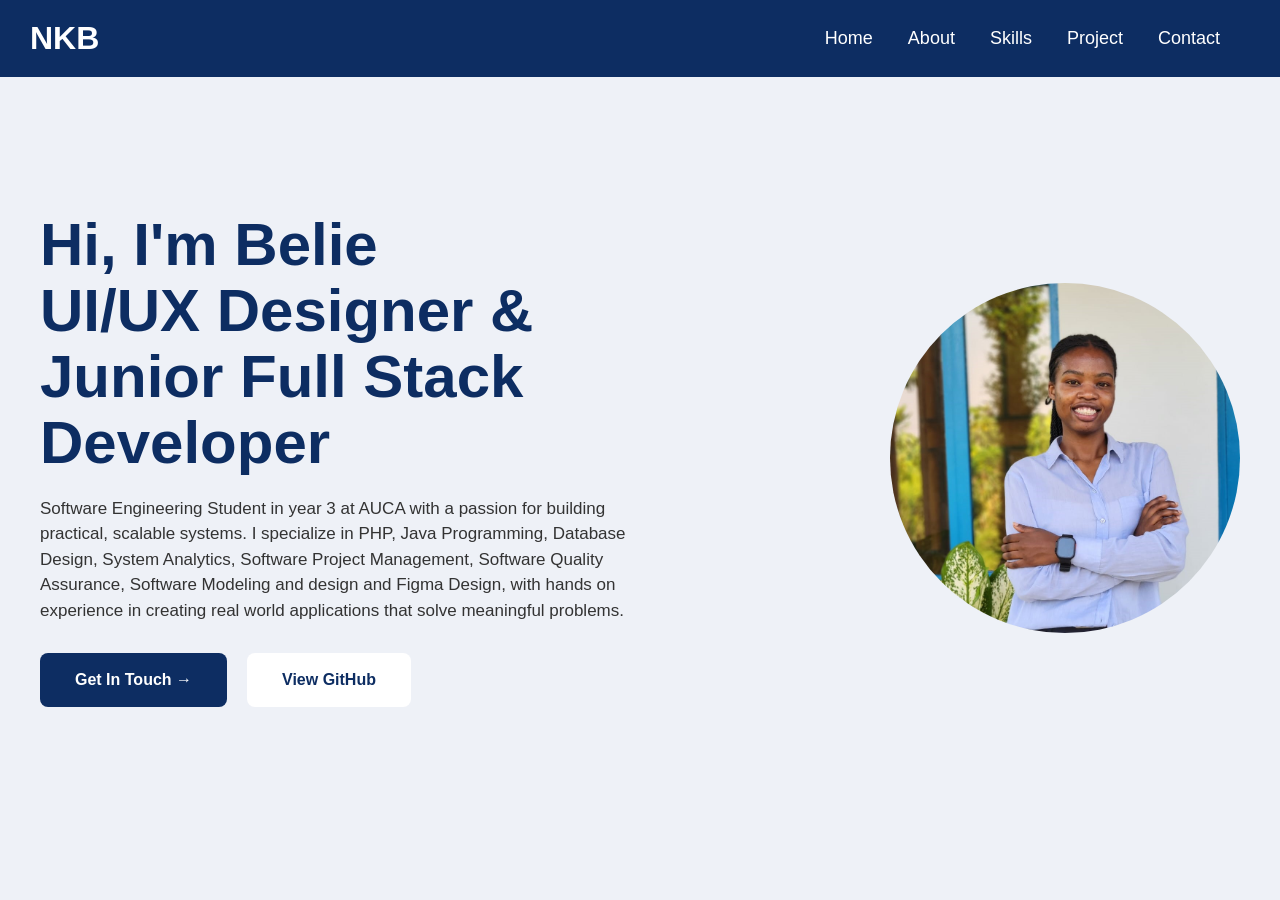
<file: index.html>
<!DOCTYPE html>
<html lang="en">
<head>
    <meta charset="UTF-8">
    <meta name="viewport" content="width=device-width, initial-scale=1.0">
    <title>Belie Portfolio</title>
    <link rel="stylesheet" href="style.css">
</head>
<body>

    <header>
        <nav class="navbar">
            <div class="logo">NKB</div>
            <ul class="nav-links">
                <li><a href="index.html">Home</a></li>
                <li><a href="about.html">About</a></li>
                <li><a href="skills.html">Skills</a></li>
                <li><a href="projects.html">Project</a></li>
                <li><a href="contact.html">Contact</a></li>
            </ul>
        </nav>
    </header>

    <section class="hero">
        <div class="hero-text">
            <h1>Hi, I'm Belie <br> UI/UX Designer & <br> Junior Full Stack <br> Developer</h1>

            <p>
                Software Engineering Student in year 3 at AUCA with a passion for building practical,
                scalable systems. I specialize in PHP, Java Programming, Database Design, System Analytics,
                Software Project Management, Software Quality Assurance, Software Modeling and design and Figma Design,
                with hands on experience in creating real world applications that solve meaningful problems.
            </p>

            <div class="buttons">
                <a href="contact.html" class="btn primary">Get In Touch →</a>
                <a href="https://github.com/NKBelie" class="btn secondary">View GitHub</a>
            </div>
        </div>

        <div class="homehero-image">
            <img src="profile.jpeg" alt="Profile Picture">
        </div>
    </section>

</body>
</html>
</file>
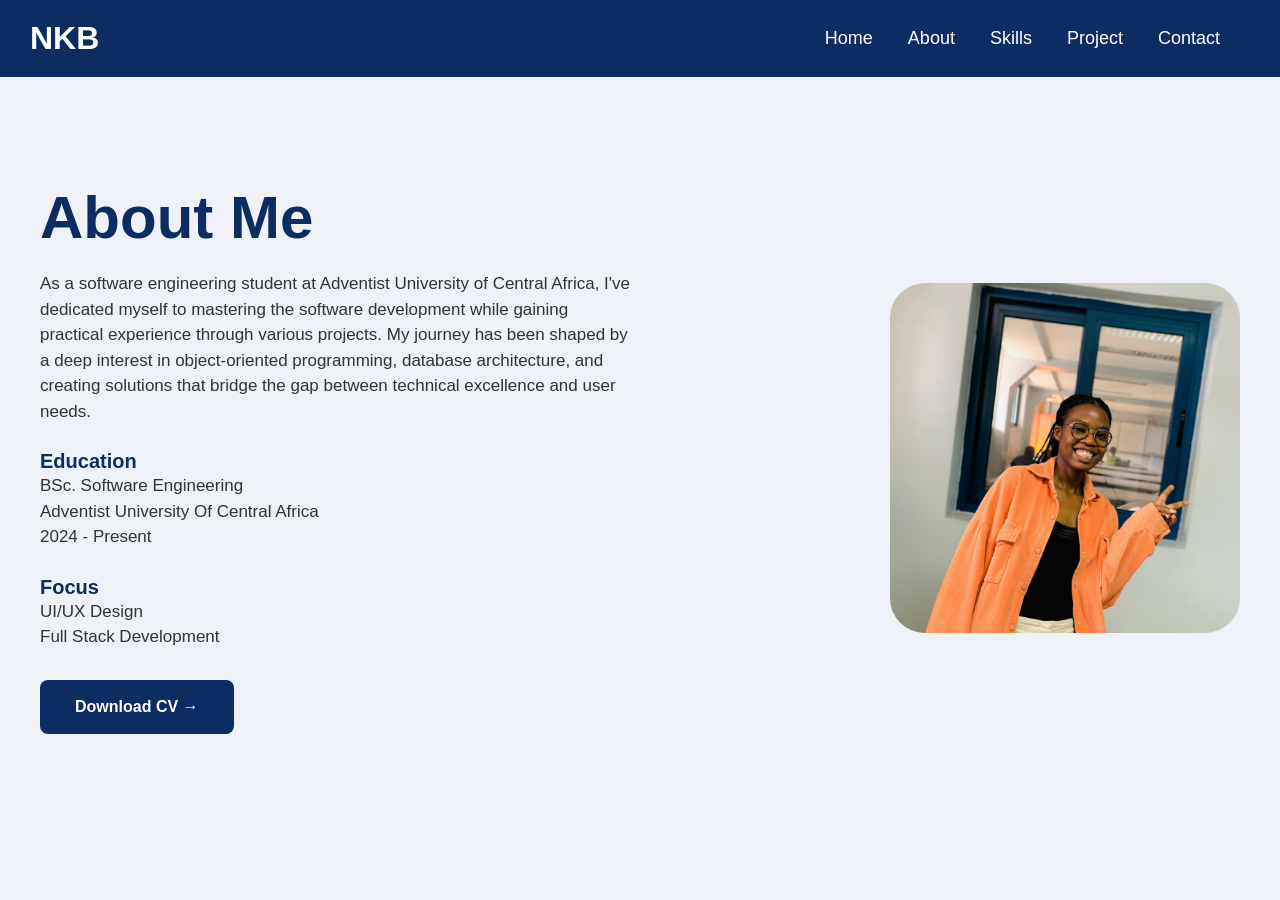
<file: about.html>
<!DOCTYPE html>
<html lang="en">
<head>
    <meta charset="UTF-8">
    <meta name="viewport" content="width=device-width, initial-scale=1.0">
    <title>Belie Portfolio</title>
    <link rel="stylesheet" href="style.css">
</head>
<body>

    <header>
        <nav class="navbar">
            <div class="logo">NKB</div>
            <ul class="nav-links">
                <li><a href="index.html">Home</a></li>
                <li><a href="about.html">About</a></li>
                <li><a href="skills.html">Skills</a></li>
                <li><a href="projects.html">Project</a></li>
                <li><a href="contact.html">Contact</a></li>
            </ul>
        </nav>
    </header>

    <section class="hero">
        <div class="hero-text">
            <h1>About Me</h1>

            <p>
                As a software engineering student at Adventist University of Central Africa,
                I've dedicated myself to mastering the software development while gaining practical
                experience through various projects. My journey has been shaped by a deep interest in
                object-oriented programming, database architecture, and creating solutions that bridge 
                the gap between technical excellence and user needs.
            </p>
            <h3>Education</h3>
            <p>
                BSc. Software Engineering <br>
                Adventist University Of Central Africa <br>
                2024 - Present
            </p>
            <h3>Focus</h3>
            <p>
                UI/UX Design <br>
                Full Stack Development <br>
            </p>
            <div class="buttons">
                <a href="#" class="btn primary">Download CV →</a>
            </div>
        </div>

        <div class="hero-image">
            <img src="about.jpg" alt="About Picture">
        </div>
    </section>

</body>
</html>
</file>
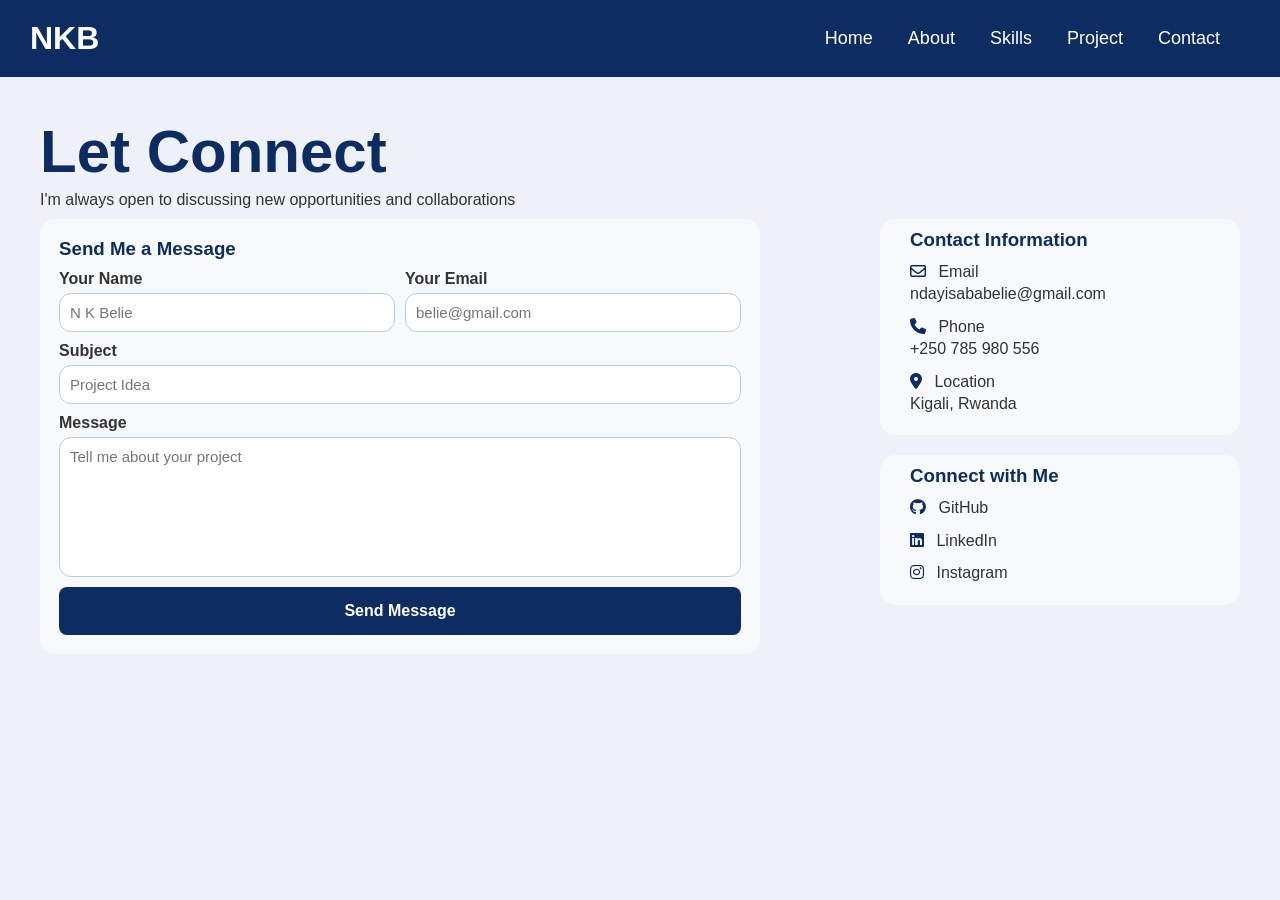
<file: contact.html>
<!DOCTYPE html>
<html lang="en">
<head>
    <meta charset="UTF-8">
    <meta name="viewport" content="width=device-width, initial-scale=1.0">
    <title>Belie Portfolio</title>
    <link rel="stylesheet" href="style.css">
    <link rel="stylesheet" href="https://cdnjs.cloudflare.com/ajax/libs/font-awesome/6.5.0/css/all.min.css">
</head>
<body>

<header>
    <nav class="navbar">
        <div class="logo">NKB</div>
        <ul class="nav-links">
            <li><a href="index.html">Home</a></li>
            <li><a href="about.html">About</a></li>
            <li><a href="skills.html">Skills</a></li>
            <li><a href="projects.html">Project</a></li>
            <li><a href="contact.html">Contact</a></li>
        </ul>
    </nav>
</header>

<section class="contact-section">
    <h1>Let Connect</h1>
    <p>I'm always open to discussing new opportunities and collaborations</p>

    <div class="contact-wrapper">

        <div class="contact-form-box">
            <h3>Send Me a Message</h3>

            <form>
                <div class="input-row">
                    <div class="input-group">
                        <label>Your Name</label>
                        <input type="text" placeholder="N K Belie">
                    </div>

                    <div class="input-group">
                        <label>Your Email</label>
                        <input type="email" placeholder="belie@gmail.com">
                    </div>
                </div>

                <div class="input-group">
                    <label>Subject</label>
                    <input type="text" placeholder="Project Idea">
                </div>

                <div class="input-group">
                    <label>Message</label>
                    <textarea placeholder="Tell me about your project"></textarea>
                </div>

                <button type="submit">Send Message</button>
            </form>
        </div>

        <div class="contact-info-box">
            <div class="info-card">
                <h3>Contact Information</h3>
                <p><i class="fa-regular fa-envelope"></i> Email<br>ndayisababelie@gmail.com</p>
                <p><i class="fa-solid fa-phone"></i> Phone<br>+250 785 980 556</p>
                <p><i class="fa-solid fa-location-dot"></i> Location<br>Kigali, Rwanda</p>
            </div>

            <div class="info-card">
                <h3>Connect with Me</h3>
                <p><i class="fa-brands fa-github"></i> GitHub</p>
                <p><i class="fa-brands fa-linkedin"></i> LinkedIn</p>
                <p><i class="fa-brands fa-instagram"></i> Instagram</p>
            </div>
        </div>

    </div>
</section>

</body>
</html>
</file>
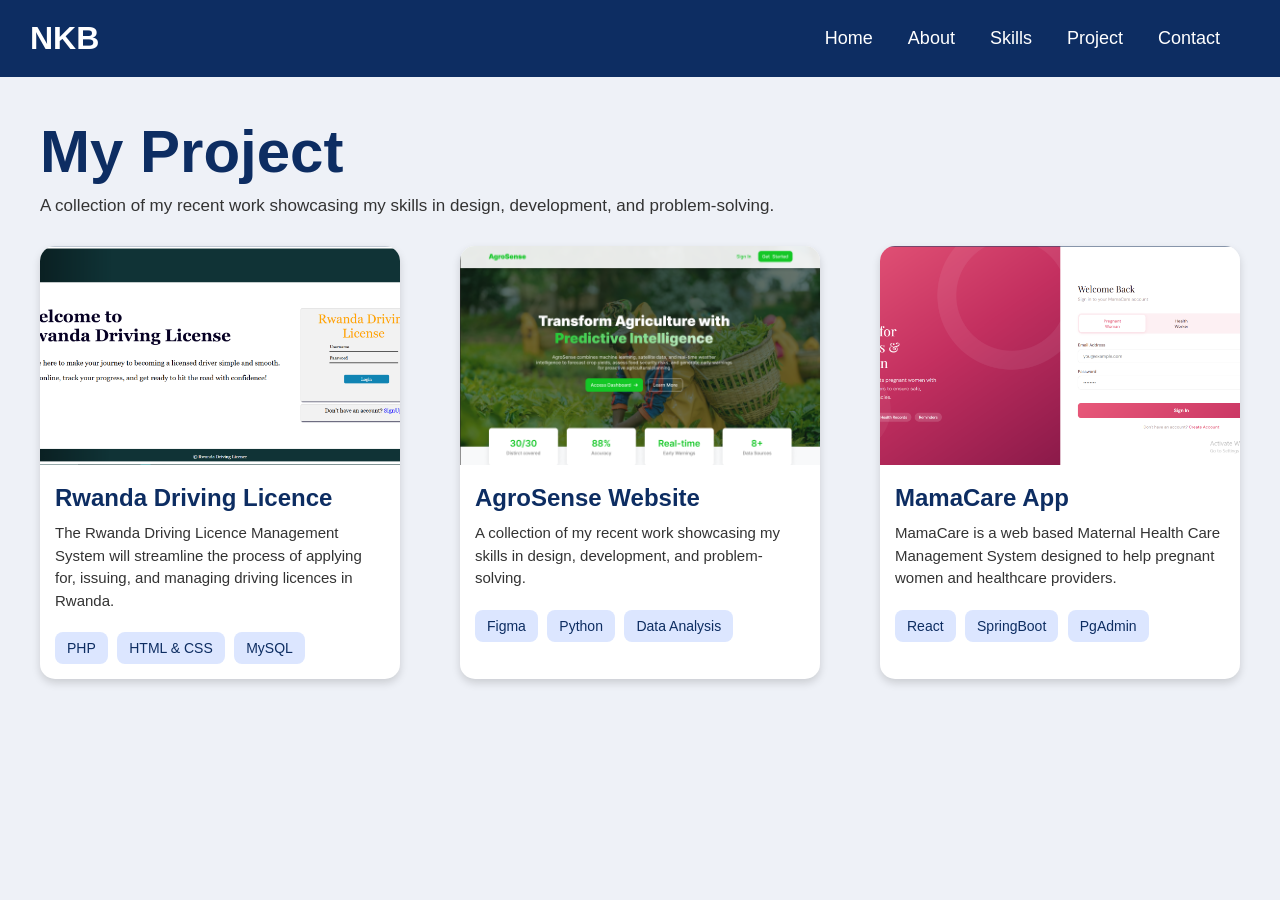
<file: projects.html>
<!DOCTYPE html>
<html lang="en">
<head>
    <meta charset="UTF-8">
    <meta name="viewport" content="width=device-width, initial-scale=1.0">
    <title>Belie Portfolio</title>
    <link rel="stylesheet" href="style.css">
</head>
<body>

<header>
    <nav class="navbar">
        <div class="logo">NKB</div>
        <ul class="nav-links">
            <li><a href="index.html">Home</a></li>
            <li><a href="about.html">About</a></li>
            <li><a href="skills.html">Skills</a></li>
            <li><a href="projects.html">Project</a></li>
            <li><a href="contact.html">Contact</a></li>
        </ul>
    </nav>
</header>

<section class="projects-section">
    <div class="projects-header">
        <h1>My Project</h1>
        <p>
            A collection of my recent work showcasing my skills in design,
            development, and problem-solving.
        </p>
    </div>

    <div class="project-container">

        <div class="project-card">
            <img src="DrivingLicense.PNG" alt="Driving License Project">
            <div class="project-content">
                <h2>Rwanda Driving Licence</h2>
                <p>
                    The Rwanda Driving Licence Management System will streamline
                    the process of applying for, issuing, and managing driving licences in Rwanda.
                </p>
                <div class="tags">
                    <span>PHP</span>
                    <span>HTML & CSS</span>
                    <span>MySQL</span>
                </div>
            </div>
        </div>

        <div class="project-card">
            <img src="AgroSense.png" alt="AgroSense">
            <div class="project-content">
                <h2>AgroSense Website</h2>
                <p>
                    A collection of my recent work showcasing my skills in design,
                    development, and problem-solving.
                </p>
                <div class="tags">
                    <span>Figma</span>
                    <span>Python</span>
                    <span>Data Analysis</span>
                </div>
            </div>
        </div>

        <div class="project-card">
            <img src="MamaCare.png" alt="MamaCare">
            <div class="project-content">
                <h2>MamaCare App</h2>
                <p>
                    MamaCare is a web based Maternal Health Care Management System
                    designed to help pregnant women and healthcare providers.
                </p>
                <div class="tags">
                    <span>React</span>
                    <span>SpringBoot</span>
                    <span>PgAdmin</span>
                </div>
            </div>
        </div>

    </div>
</section>

</body>
</html>
</file>
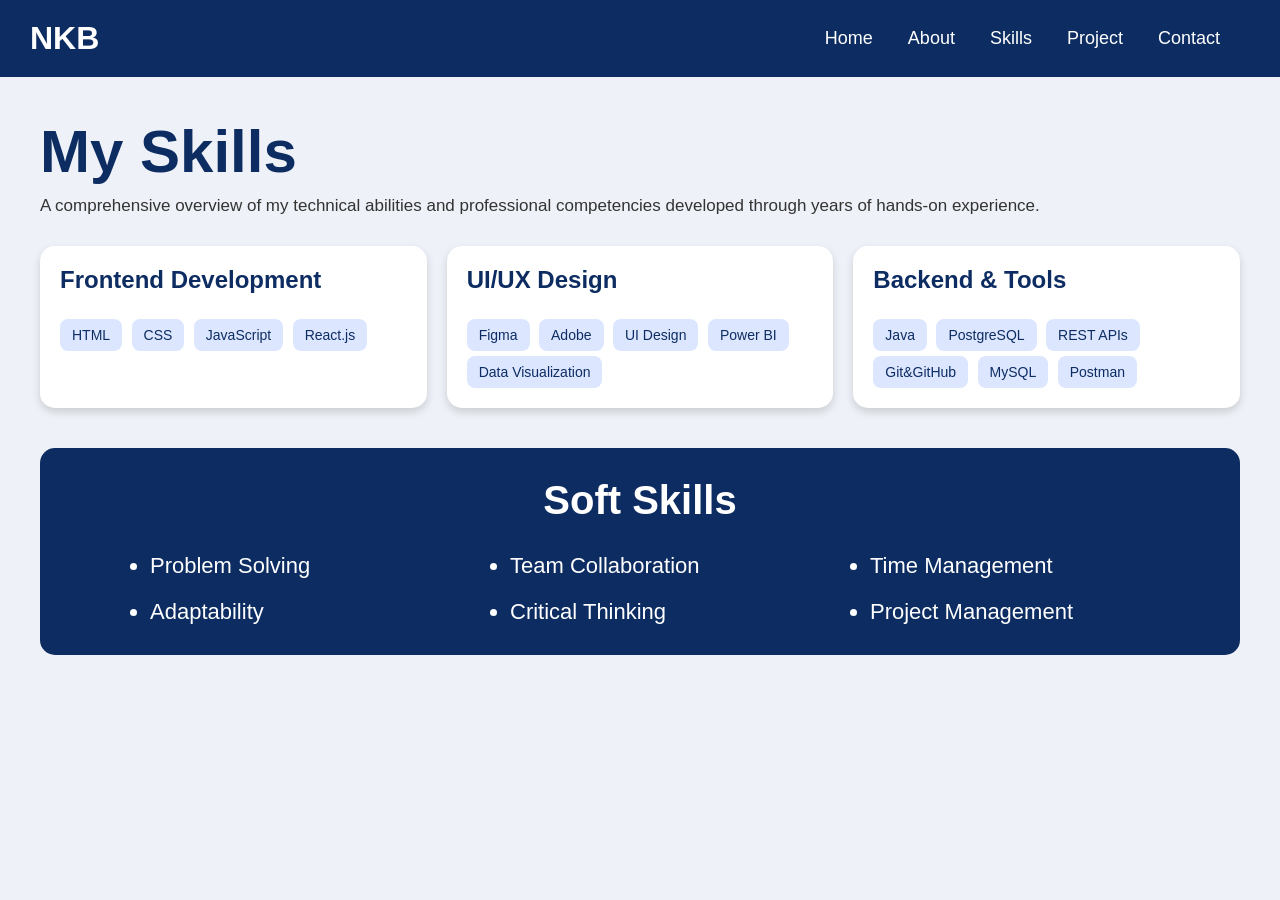
<file: skills.html>
<!DOCTYPE html>
<html lang="en">
<head>
    <meta charset="UTF-8">
    <meta name="viewport" content="width=device-width, initial-scale=1.0">
    <title>Belie Portfolio</title>
    <link rel="stylesheet" href="style.css">
</head>
<body>

<header>
    <nav class="navbar">
        <div class="logo">NKB</div>
        <ul class="nav-links">
            <li><a href="index.html">Home</a></li>
            <li><a href="about.html">About</a></li>
            <li><a href="skills.html">Skills</a></li>
            <li><a href="projects.html">Project</a></li>
            <li><a href="contact.html">Contact</a></li>
        </ul>
    </nav>
</header>

<section class="skills-section">
    <div class="skills-header">
        <h1>My Skills</h1>
        <p>
            A comprehensive overview of my technical abilities and professional
            competencies developed through years of hands-on experience.
        </p>
    </div>

    <div class="skills-container">
        <div class="skill-card">
            <h2>Frontend Development</h2>
            <div class="tags">
                <span>HTML</span>
                <span>CSS</span>
                <span>JavaScript</span>
                <span>React.js</span>
            </div>
        </div>

        <div class="skill-card">
            <h2>UI/UX Design</h2>
            <div class="tags">
                <span>Figma</span>
                <span>Adobe</span>
                <span>UI Design</span>
                <span>Power BI</span>
                <span>Data Visualization</span>
            </div>
        </div>

        <div class="skill-card">
            <h2>Backend & Tools</h2>
            <div class="tags">
                <span>Java</span>
                <span>PostgreSQL</span>
                <span>REST APIs</span>
                <span>Git&GitHub</span>
                <span>MySQL</span>
                <span>Postman</span>
            </div>
        </div>
    </div>

    <div class="soft-skills">
        <h2>Soft Skills</h2>
        <ul>
            <li>Problem Solving</li>
            <li>Team Collaboration</li>
            <li>Time Management</li>
            <li>Adaptability</li>
            <li>Critical Thinking</li>
            <li>Project Management</li>
        </ul>
    </div>
</section>

</body>
</html>
</file>
<file: style.css>
* {
    margin: 0;
    padding: 0;
    box-sizing: border-box;
    font-family: Arial, sans-serif;
}

body {
    background-color: #eef1f7;
    color: #0d2d62;
}


header {
    background-color: #0d2d62;
    padding: 20px 60px 20px 30px;
}

.navbar {
    display: flex;
    justify-content: space-between;
    align-items: center;
}

.logo {
    color: rgb(255, 255, 255);
    font-size: 32px;
    font-weight: bold;
}

.nav-links {
    list-style: none;
    display: flex;
    gap: 35px;
}

.nav-links li a {
    text-decoration: none;
    color: white;
    font-size: 18px;
    font-weight: 500;
}

.nav-links li a:hover {
    color: #dce6ff;
}

.hero {
    display: flex;
    justify-content: space-between;
    align-items: center;
    padding: 40px 40px;
    min-height: 85vh;
}

.hero-text {
    max-width: 55%;
}

.hero-text h1 {
    font-size: 60px;
    line-height: 1.1;
    margin-bottom: 20px;
    font-weight: bold;
}
.hero-text h3 {
    font-size: 20px;
    line-height: 0.7;
    margin-bottom: 5px;
    font-weight: bold;
}
.hero-text p {
    font-size: 17px;
    line-height: 1.5;
    color: #333;
    margin-bottom: 30px;
    max-width: 90%;
}

.buttons {
    display: flex;
    gap: 20px;
}

.btn {
    text-decoration: none;
    padding: 18px 35px;
    border-radius: 8px;
    font-size: 16px;
    font-weight: bold;
}

.primary {
    background-color: #0d2d62;
    color: white;
}

.secondary {
    background-color: white;
    color: #0d2d62;
}

.hero-image img {
    width: 350px;
    height: 350px;
    border-radius: 10%;
    object-fit: cover;
}
.homehero-image img {
    width: 350px;
    height: 350px;
    border-radius: 50%;
    object-fit: cover;
}
.projects-section {
    padding: 40px;
}

.projects-header h1 {
    font-size: 60px;
    margin-bottom: 10px;
}

.projects-header p {
    font-size: 17px;
    color: #333;
    margin-bottom: 30px;
}

.project-container {
    display: flex;
    justify-content: space-between;
    gap: 20px;
    flex-wrap: wrap;
}

.project-card {
    background: white;
    width: 30%;
    border-radius: 15px;
    overflow: hidden;
    box-shadow: 0 4px 8px rgba(0,0,0,0.15);
}
.project-card p{
    color: #333;
}
.project-card img {
    width: 100%;
    height: 219px;
    object-fit: cover;
}

.project-content {
    padding: 15px;
}

.project-content h2 {
    margin-bottom: 10px;
}

.project-content p {
    font-size: 15px;
    line-height: 1.5;
    margin-bottom: 15px;
}

.tags span {
    display: inline-block;
    background: #dce6ff;
    color: #0d2d62;
    padding: 8px 12px;
    margin: 5px 5px 0 0;
    border-radius: 8px;
    font-size: 14px;
}
.skills-section {
    padding: 40px;
}

.skills-header h1 {
    font-size: 60px;
    margin-bottom: 10px;
}

.skills-header p {
    font-size: 17px;
    color: #333;
    margin-bottom: 30px;
}

.skills-container {
    display: flex;
    gap: 20px;
    flex-wrap: wrap;
}

.skill-card {
    background: white;
    flex: 1;
    min-width: 250px;
    padding: 20px;
    border-radius: 15px;
    box-shadow: 0 4px 8px rgba(0,0,0,0.15);
}

.skill-card h2 {
    margin-bottom: 20px;
}

.soft-skills {
    margin-top: 40px;
    background: #0d2d62;
    color: white;
    padding: 30px;
    border-radius: 15px;
    text-align: center;
}

.soft-skills h2 {
    margin-bottom: 30px;
    font-size: 40px;
}

.soft-skills ul {
    display: grid;
    grid-template-columns: repeat(3, 1fr);
    gap: 20px;
    list-style: disc;
    text-align: left;
    padding-left: 80px;
    font-size: 22px;
}
.contact-section {
    padding: 40px;
}

.contact-section h1 {
    font-size: 60px;
    margin-bottom: 5px;
}

.contact-section p {
    font-size: 16px;
    margin-bottom: 10px;
    color: #333;
}

.contact-wrapper {
    display: flex;
    justify-content: space-between;
    gap: 20px;
}

.contact-form-box {
    background: #f8f9fb;
    padding: 19px;
    border-radius: 15px;
    width: 60%;
}

.contact-form-box h3 {
    margin-bottom: 10px;
}

.input-row {
    display: flex;
    gap: 10px;
}

.input-group {
    display: flex;
    flex-direction: column;
    width: 100%;
    margin-bottom: 10px;
}

.input-group label {
    margin-bottom: 5px;
    font-weight: bold;
    color: #333;
}

.input-group input,
.input-group textarea {
    padding: 10px;
    border: 1px solid #b2ccf5;
    border-radius: 12px;
    outline: none;
    font-size: 15px;
}

.input-group textarea {
    height: 140px;
    resize: none;
}

button {
    width: 100%;
    padding: 15px;
    background: #0d2d62;
    color: white;
    border: none;
    border-radius: 8px;
    font-size: 16px;
    font-weight: bold;
    cursor: pointer;
}

.contact-info-box {
    width: 30%;
    display: flex;
    flex-direction: column;
    gap: 20px;
}

.info-card {
    background: #f8f9fb;
    padding: 10px 30px;
    border-radius: 15px;
}

.info-card h3 {
    margin-bottom: 10px;
}

.info-card p {
    margin-bottom: 10px;
    line-height: 1.4;
}

.info-card i {
    margin-right: 8px;
    color: #0d2d62;
}
</file>
